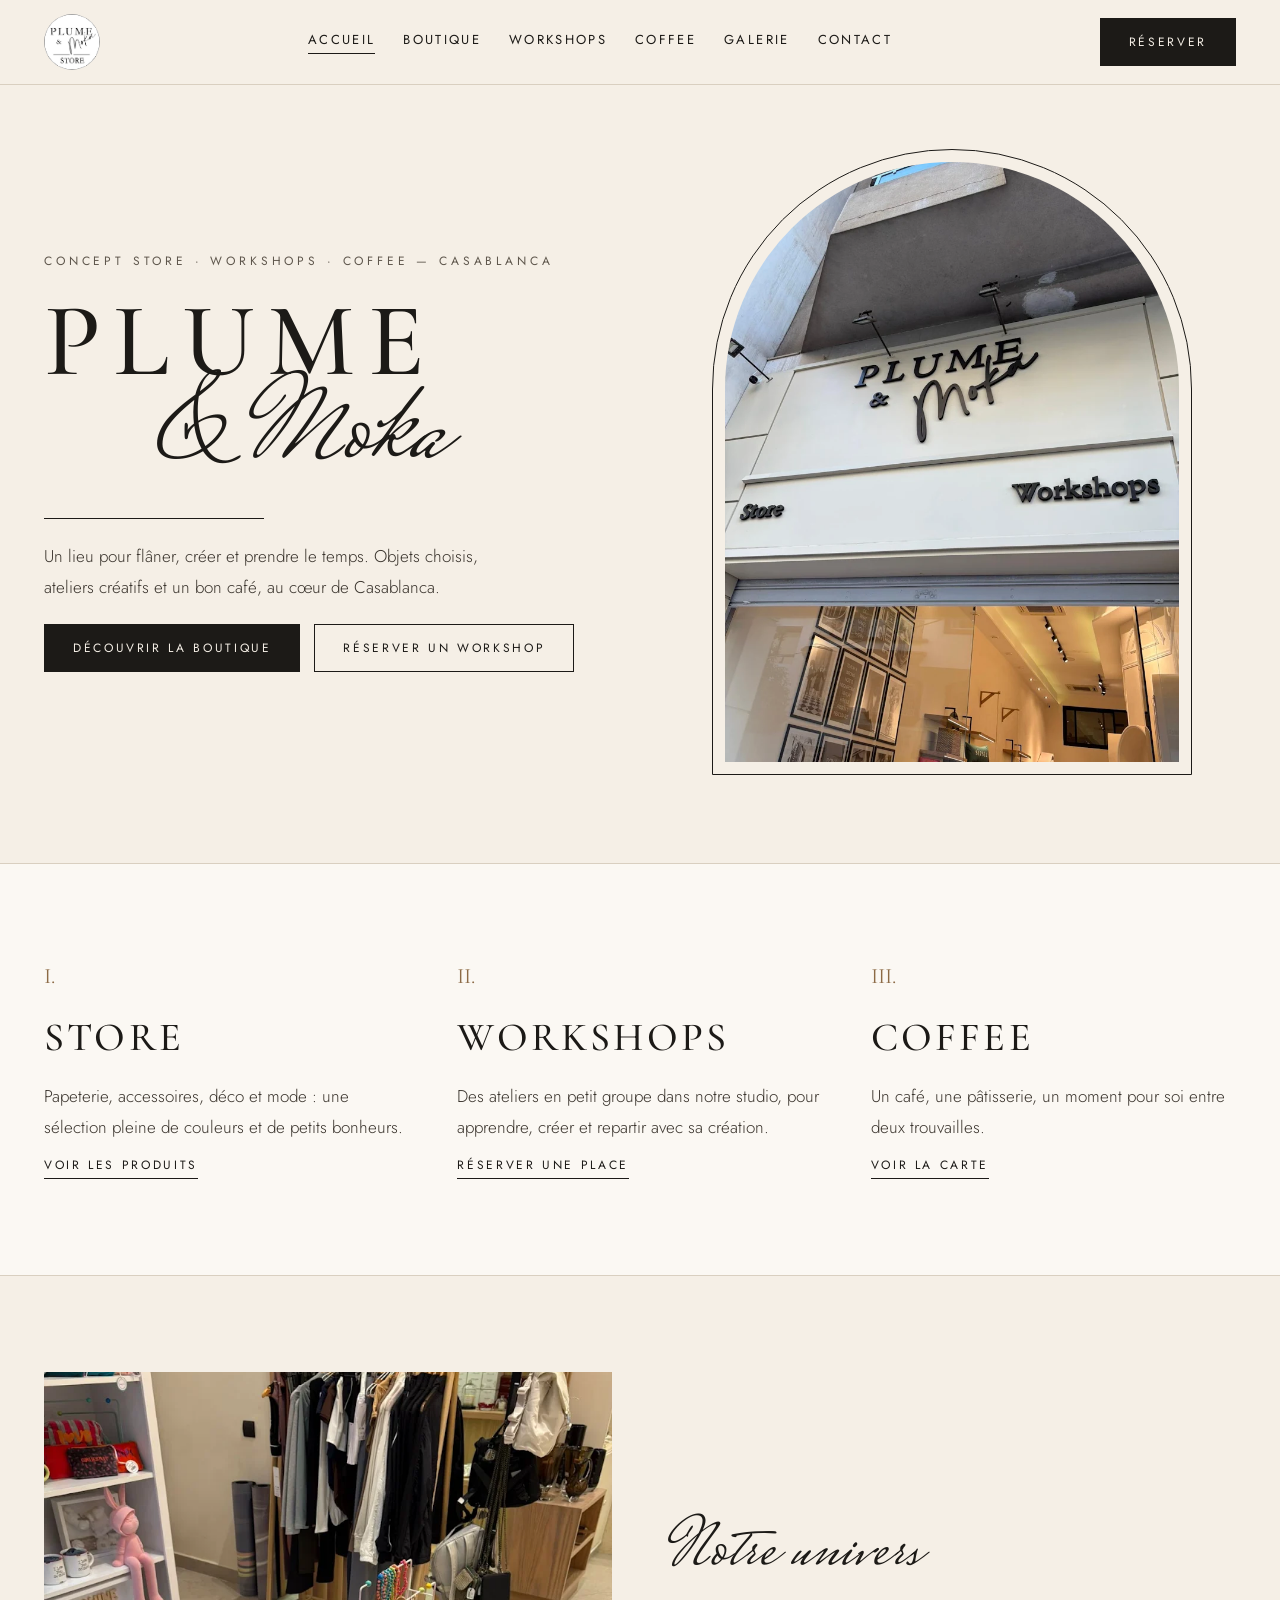
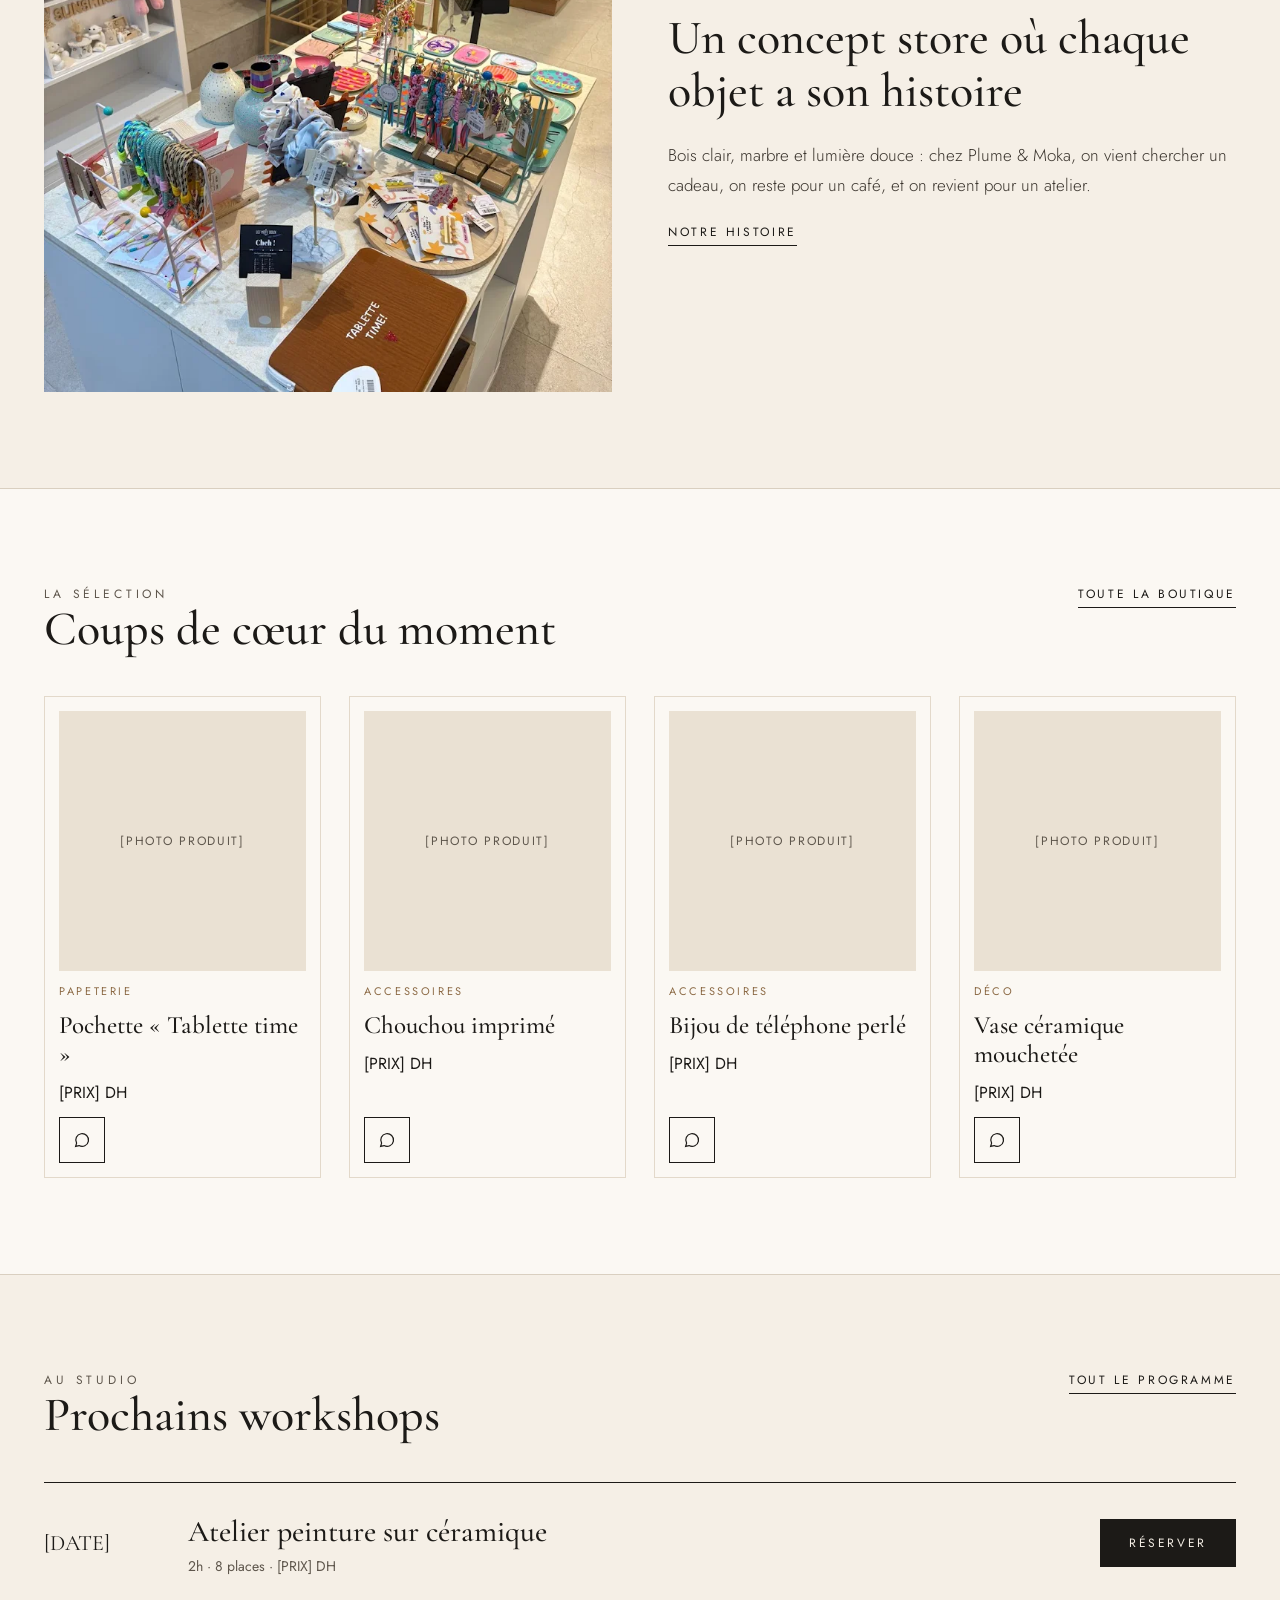
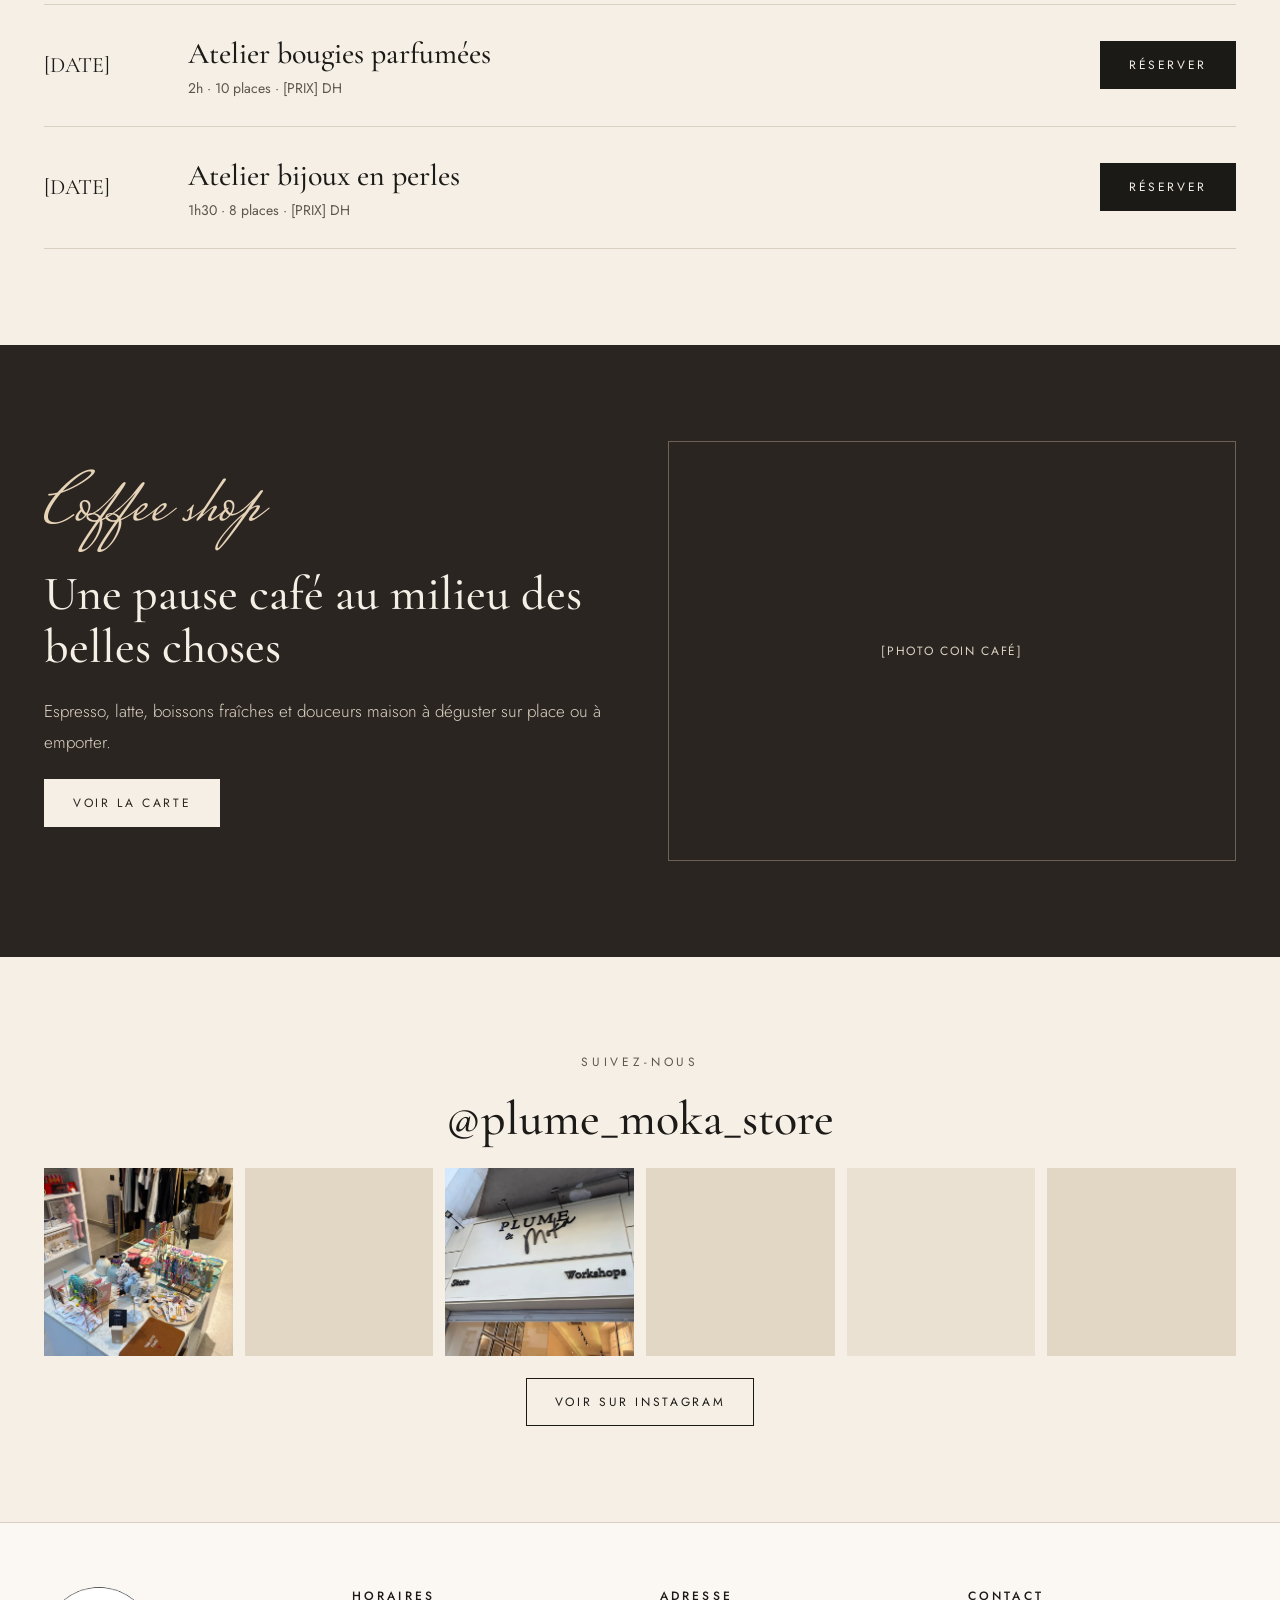
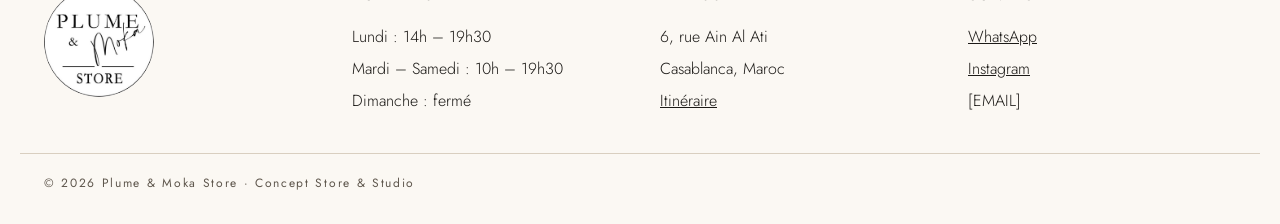
<file: index.html>
<!doctype html>
<html lang="fr">
<head>
<meta charset="utf-8">
<meta name="viewport" content="width=device-width, initial-scale=1">
<title>Plume &amp; Moka — Concept Store, Workshops &amp; Coffee à Casablanca</title>
<meta name="description" content="Concept store, studio de workshops et coffee shop au 6, rue Ain Al Ati à Casablanca.">
<link rel="icon" href="assets/logo.jpg">
<link rel="preconnect" href="https://fonts.googleapis.com">
<link rel="preconnect" href="https://fonts.gstatic.com" crossorigin>
<link href="https://fonts.googleapis.com/css2?family=Cormorant+Garamond:ital,wght@0,400;0,500;0,600;1,400&amp;family=Jost:wght@300;400;500&amp;family=Mrs+Saint+Delafield&amp;display=swap" rel="stylesheet">
<link rel="stylesheet" href="style.css">
<script src="main.js" defer></script>
</head>
<body>

<header class="header">
<div class="wrap">
<a class="logo" href="index.html"><img src="assets/logo.jpg" alt="Plume &amp; Moka Store"></a>
<nav class="nav" id="nav" aria-label="Navigation principale">
<a href="index.html" aria-current="page">Accueil</a>
<a href="boutique.html">Boutique</a>
<a href="workshops.html">Workshops</a>
<a href="coffee.html">Coffee</a>
<a href="galerie.html">Galerie</a>
<a href="contact.html">Contact</a>
</nav>
<a class="btn btn-dark" href="workshops.html">Réserver</a>
<button class="burger" type="button" aria-label="Menu" aria-expanded="false" aria-controls="nav"><svg width="22" height="22" viewBox="0 0 24 24" fill="none" stroke="currentColor" stroke-width="1.6" aria-hidden="true"><path d="M3 7h18M3 12h18M3 17h18"></path></svg></button>
</div>
</header>

<main>
<section class="wrap hero split">
<div class="stack">
<div class="eyebrow">Concept Store · Workshops · Coffee — Casablanca</div>
<h1>PLUME<span>&amp; Moka</span></h1>
<div class="rule" style="width:220px"></div>
<p class="lead" style="max-width:480px">Un lieu pour flâner, créer et prendre le temps. Objets choisis, ateliers créatifs et un bon café, au cœur de Casablanca.</p>
<div style="display:flex;flex-wrap:wrap;gap:14px">
<a class="btn btn-dark" href="boutique.html">Découvrir la boutique</a>
<a class="btn" href="workshops.html">Réserver un workshop</a>
</div>
</div>
<div><div class="arch"><img src="assets/facade.webp" alt="Façade de Plume &amp; Moka"></div></div>
</section>

<section class="band">
<div class="wrap section grid g3">
<a class="pillar" href="boutique.html"><span class="num">I.</span><h2>STORE</h2><p class="lead">Papeterie, accessoires, déco et mode : une sélection pleine de couleurs et de petits bonheurs.</p><span class="link">Voir les produits</span></a>
<a class="pillar" href="workshops.html"><span class="num">II.</span><h2>WORKSHOPS</h2><p class="lead">Des ateliers en petit groupe dans notre studio, pour apprendre, créer et repartir avec sa création.</p><span class="link">Réserver une place</span></a>
<a class="pillar" href="coffee.html"><span class="num">III.</span><h2>COFFEE</h2><p class="lead">Un café, une pâtisserie, un moment pour soi entre deux trouvailles.</p><span class="link">Voir la carte</span></a>
</div>
</section>

<section class="wrap section split" style="flex-wrap:wrap-reverse">
<div><img src="assets/interieur.webp" alt="Intérieur de la boutique" style="width:100%;height:clamp(360px,55vw,620px);object-fit:cover"></div>
<div class="stack">
<div class="script">Notre univers</div>
<h2 class="title">Un concept store où chaque objet a son histoire</h2>
<p class="lead">Bois clair, marbre et lumière douce : chez Plume &amp; Moka, on vient chercher un cadeau, on reste pour un café, et on revient pour un atelier.</p>
<a class="link" href="contact.html">Notre histoire</a>
</div>
</section>

<section class="band">
<div class="wrap section">
<div class="row-head">
<div><div class="eyebrow">La sélection</div><h2 class="title">Coups de cœur du moment</h2></div>
<a class="link" href="boutique.html">Toute la boutique</a>
</div>
<div class="grid cards" id="picks"></div>
</div>
</section>

<section class="wrap section">
<div class="row-head">
<div><div class="eyebrow">Au studio</div><h2 class="title">Prochains workshops</h2></div>
<a class="link" href="workshops.html">Tout le programme</a>
</div>
<div class="wlist">
<div class="witem"><span class="d">[DATE]</span><div class="t"><h3>Atelier peinture sur céramique</h3><span class="m">2h · 8 places · [PRIX] DH</span></div><a class="btn btn-dark" href="workshops.html">Réserver</a></div>
<div class="witem"><span class="d">[DATE]</span><div class="t"><h3>Atelier bougies parfumées</h3><span class="m">2h · 10 places · [PRIX] DH</span></div><a class="btn btn-dark" href="workshops.html">Réserver</a></div>
<div class="witem"><span class="d">[DATE]</span><div class="t"><h3>Atelier bijoux en perles</h3><span class="m">1h30 · 8 places · [PRIX] DH</span></div><a class="btn btn-dark" href="workshops.html">Réserver</a></div>
</div>
</section>

<section class="dark">
<div class="wrap section split">
<div class="stack">
<div class="script" style="color:var(--gold)">Coffee shop</div>
<h2 class="title">Une pause café au milieu des belles choses</h2>
<p class="lead">Espresso, latte, boissons fraîches et douceurs maison à déguster sur place ou à emporter.</p>
<a class="btn btn-light" href="coffee.html" style="align-self:flex-start">Voir la carte</a>
</div>
<div class="ph" style="height:420px">[Photo coin café]</div>
</div>
</section>

<section class="wrap section stack" style="align-items:center;text-align:center">
<div class="eyebrow">Suivez-nous</div>
<h2 class="title">@plume_moka_store</h2>
<div class="insta">
<img src="assets/interieur.webp" alt="Table de présentation">
<div></div>
<img src="assets/facade.webp" alt="Enseigne Plume &amp; Moka">
<div></div><div></div><div></div>
</div>
<a class="btn" href="https://www.instagram.com/plume_moka_store/" target="_blank" rel="noopener">Voir sur Instagram</a>
</section>
</main>

<footer class="footer">
<div class="wrap cols">
<div><img src="assets/logo.jpg" alt="Plume &amp; Moka Store" style="width:110px;height:110px;border-radius:50%"></div>
<div><h3>Horaires</h3><span>Lundi : 14h – 19h30</span><span>Mardi – Samedi : 10h – 19h30</span><span>Dimanche : fermé</span></div>
<div><h3>Adresse</h3><span>6, rue Ain Al Ati</span><span>Casablanca, Maroc</span><a href="contact.html">Itinéraire</a></div>
<div><h3>Contact</h3><a href="#" data-wa="Bonjour Plume &amp; Moka !">WhatsApp</a><a href="https://www.instagram.com/plume_moka_store/" target="_blank" rel="noopener">Instagram</a><span>[EMAIL]</span></div>
</div>
<div class="wrap copy">© 2026 Plume &amp; Moka Store · Concept Store &amp; Studio</div>
</footer>

</body>
</html>
</file>
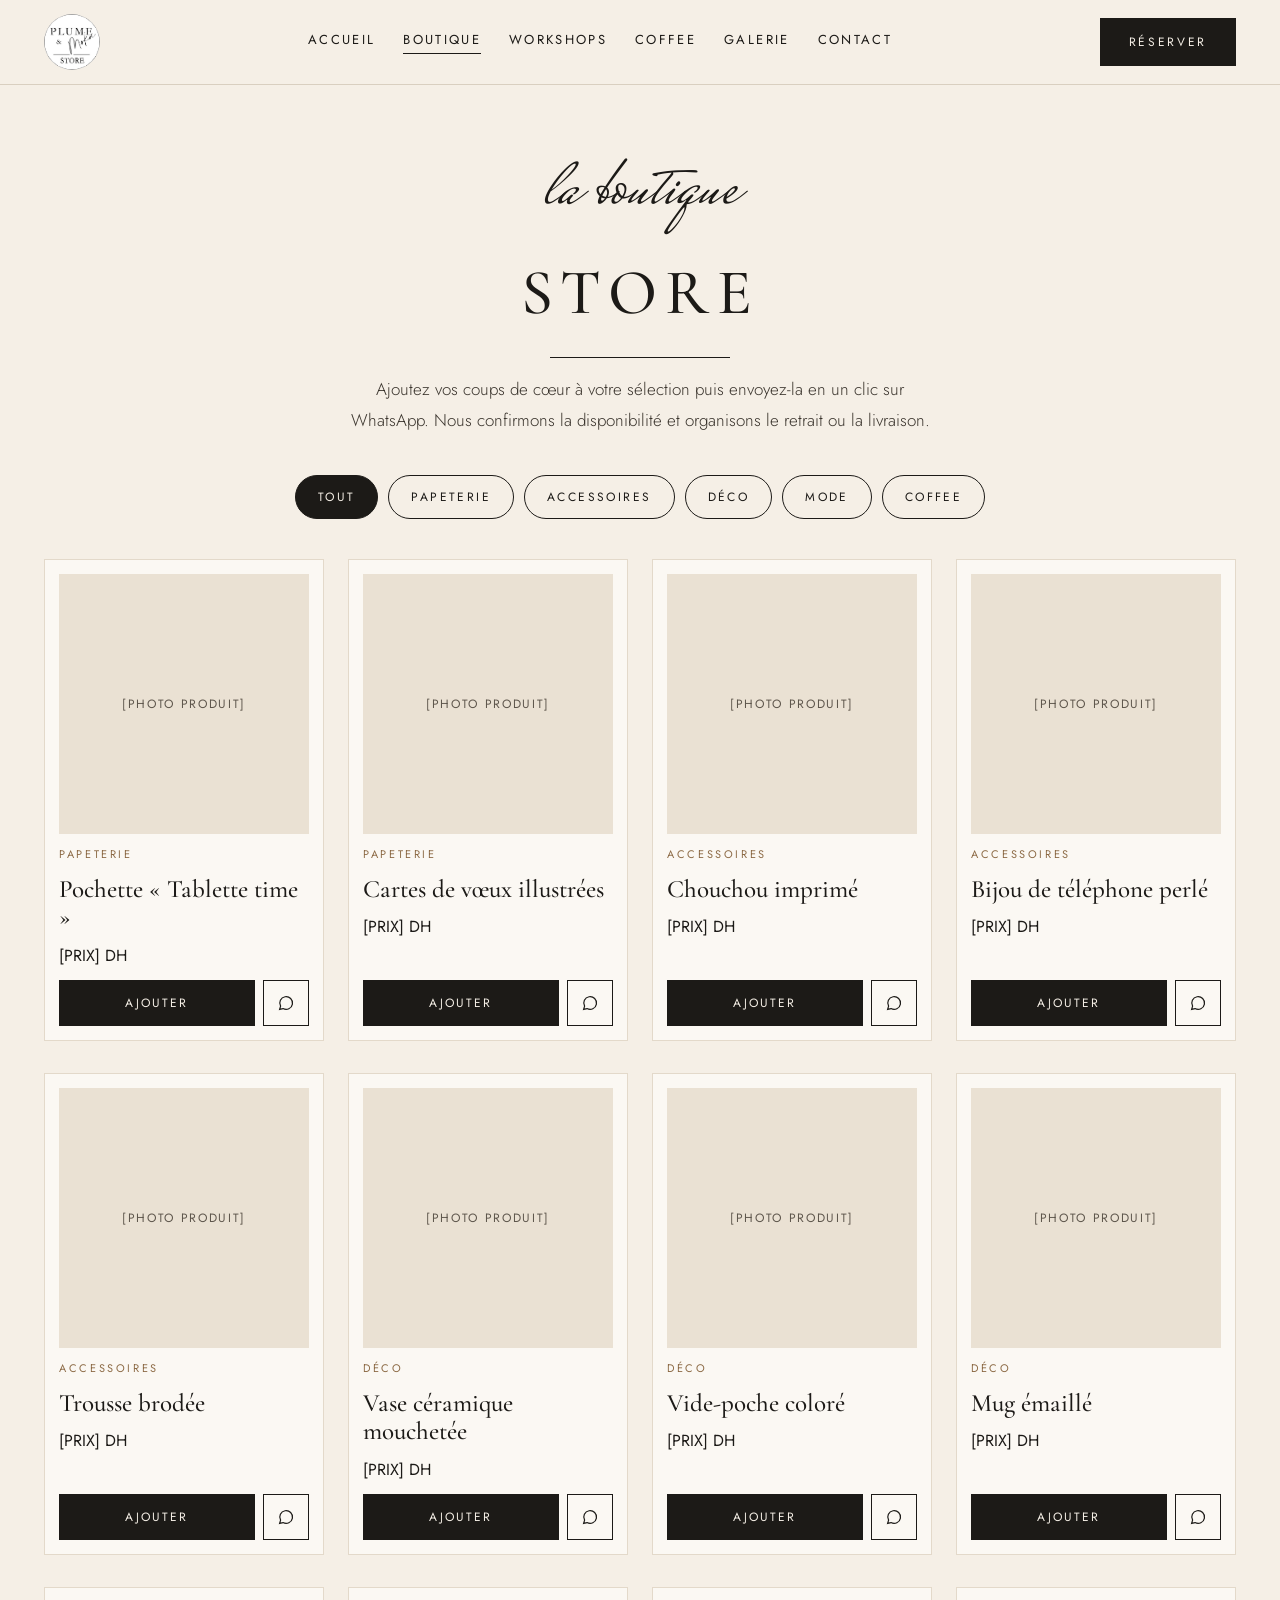
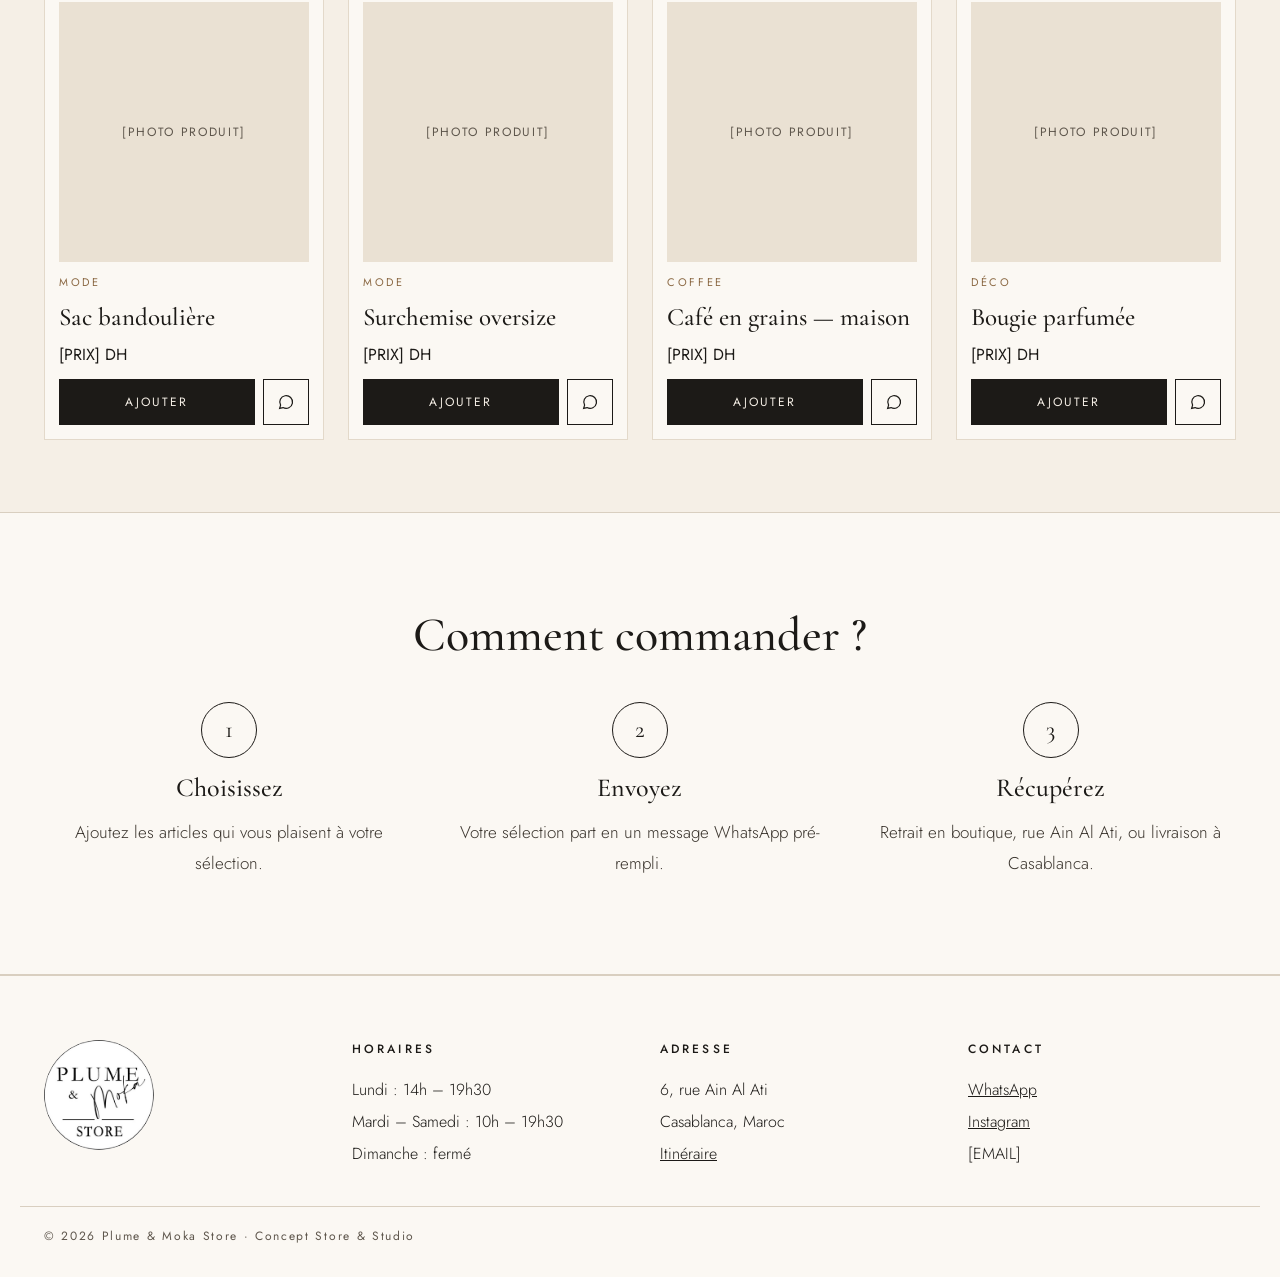
<file: boutique.html>
<!doctype html>
<html lang="fr">
<head>
<meta charset="utf-8">
<meta name="viewport" content="width=device-width, initial-scale=1">
<title>Boutique — Plume &amp; Moka</title>
<meta name="description" content="La sélection du concept store Plume &amp; Moka à Casablanca, à commander sur WhatsApp.">
<link rel="icon" href="assets/logo.jpg">
<link rel="preconnect" href="https://fonts.googleapis.com">
<link rel="preconnect" href="https://fonts.gstatic.com" crossorigin>
<link href="https://fonts.googleapis.com/css2?family=Cormorant+Garamond:ital,wght@0,400;0,500;0,600;1,400&amp;family=Jost:wght@300;400;500&amp;family=Mrs+Saint+Delafield&amp;display=swap" rel="stylesheet">
<link rel="stylesheet" href="style.css">
<script src="main.js" defer></script>
</head>
<body>

<header class="header">
<div class="wrap">
<a class="logo" href="index.html"><img src="assets/logo.jpg" alt="Plume &amp; Moka Store"></a>
<nav class="nav" id="nav" aria-label="Navigation principale">
<a href="index.html">Accueil</a>
<a href="boutique.html" aria-current="page">Boutique</a>
<a href="workshops.html">Workshops</a>
<a href="coffee.html">Coffee</a>
<a href="galerie.html">Galerie</a>
<a href="contact.html">Contact</a>
</nav>
<a class="btn btn-dark" href="workshops.html">Réserver</a>
<button class="burger" type="button" aria-label="Menu" aria-expanded="false" aria-controls="nav"><svg width="22" height="22" viewBox="0 0 24 24" fill="none" stroke="currentColor" stroke-width="1.6" aria-hidden="true"><path d="M3 7h18M3 12h18M3 17h18"></path></svg></button>
</div>
</header>

<main>
<section class="wrap pagehead">
<div class="script">la boutique</div>
<h1 class="display">STORE</h1>
<div class="rule"></div>
<p class="lead">Ajoutez vos coups de cœur à votre sélection puis envoyez-la en un clic sur WhatsApp. Nous confirmons la disponibilité et organisons le retrait ou la livraison.</p>
</section>

<section class="wrap">
<div class="filters" id="filters" role="group" aria-label="Catégories">
<button type="button" class="pill on" data-cat="Tout" aria-pressed="true">Tout</button>
<button type="button" class="pill" data-cat="Papeterie" aria-pressed="false">Papeterie</button>
<button type="button" class="pill" data-cat="Accessoires" aria-pressed="false">Accessoires</button>
<button type="button" class="pill" data-cat="Déco" aria-pressed="false">Déco</button>
<button type="button" class="pill" data-cat="Mode" aria-pressed="false">Mode</button>
<button type="button" class="pill" data-cat="Coffee" aria-pressed="false">Coffee</button>
</div>
</section>

<section class="wrap" style="padding-top:40px;padding-bottom:72px">
<div class="grid cards" id="products" style="gap:32px 24px"></div>
</section>

<section class="band">
<div class="wrap section">
<h2 class="title" style="text-align:center;margin-bottom:40px">Comment commander ?</h2>
<div class="steps">
<div class="step"><span class="n">1</span><h3>Choisissez</h3><p class="lead">Ajoutez les articles qui vous plaisent à votre sélection.</p></div>
<div class="step"><span class="n">2</span><h3>Envoyez</h3><p class="lead">Votre sélection part en un message WhatsApp pré-rempli.</p></div>
<div class="step"><span class="n">3</span><h3>Récupérez</h3><p class="lead">Retrait en boutique, rue Ain Al Ati, ou livraison à Casablanca.</p></div>
</div>
</div>
</section>
</main>

<div class="selbar" id="selbar">
<div class="wrap">
<span style="font-weight:300">Ma sélection : <strong id="selcount" style="font-weight:500">0 article</strong></span>
<a class="btn btn-light" id="selsend" href="#" target="_blank" rel="noopener">Envoyer sur WhatsApp</a>
</div>
</div>

<footer class="footer">
<div class="wrap cols">
<div><img src="assets/logo.jpg" alt="Plume &amp; Moka Store" style="width:110px;height:110px;border-radius:50%"></div>
<div><h3>Horaires</h3><span>Lundi : 14h – 19h30</span><span>Mardi – Samedi : 10h – 19h30</span><span>Dimanche : fermé</span></div>
<div><h3>Adresse</h3><span>6, rue Ain Al Ati</span><span>Casablanca, Maroc</span><a href="contact.html">Itinéraire</a></div>
<div><h3>Contact</h3><a href="#" data-wa="Bonjour Plume &amp; Moka !">WhatsApp</a><a href="https://www.instagram.com/plume_moka_store/" target="_blank" rel="noopener">Instagram</a><span>[EMAIL]</span></div>
</div>
<div class="wrap copy">© 2026 Plume &amp; Moka Store · Concept Store &amp; Studio</div>
</footer>

</body>
</html>
</file>
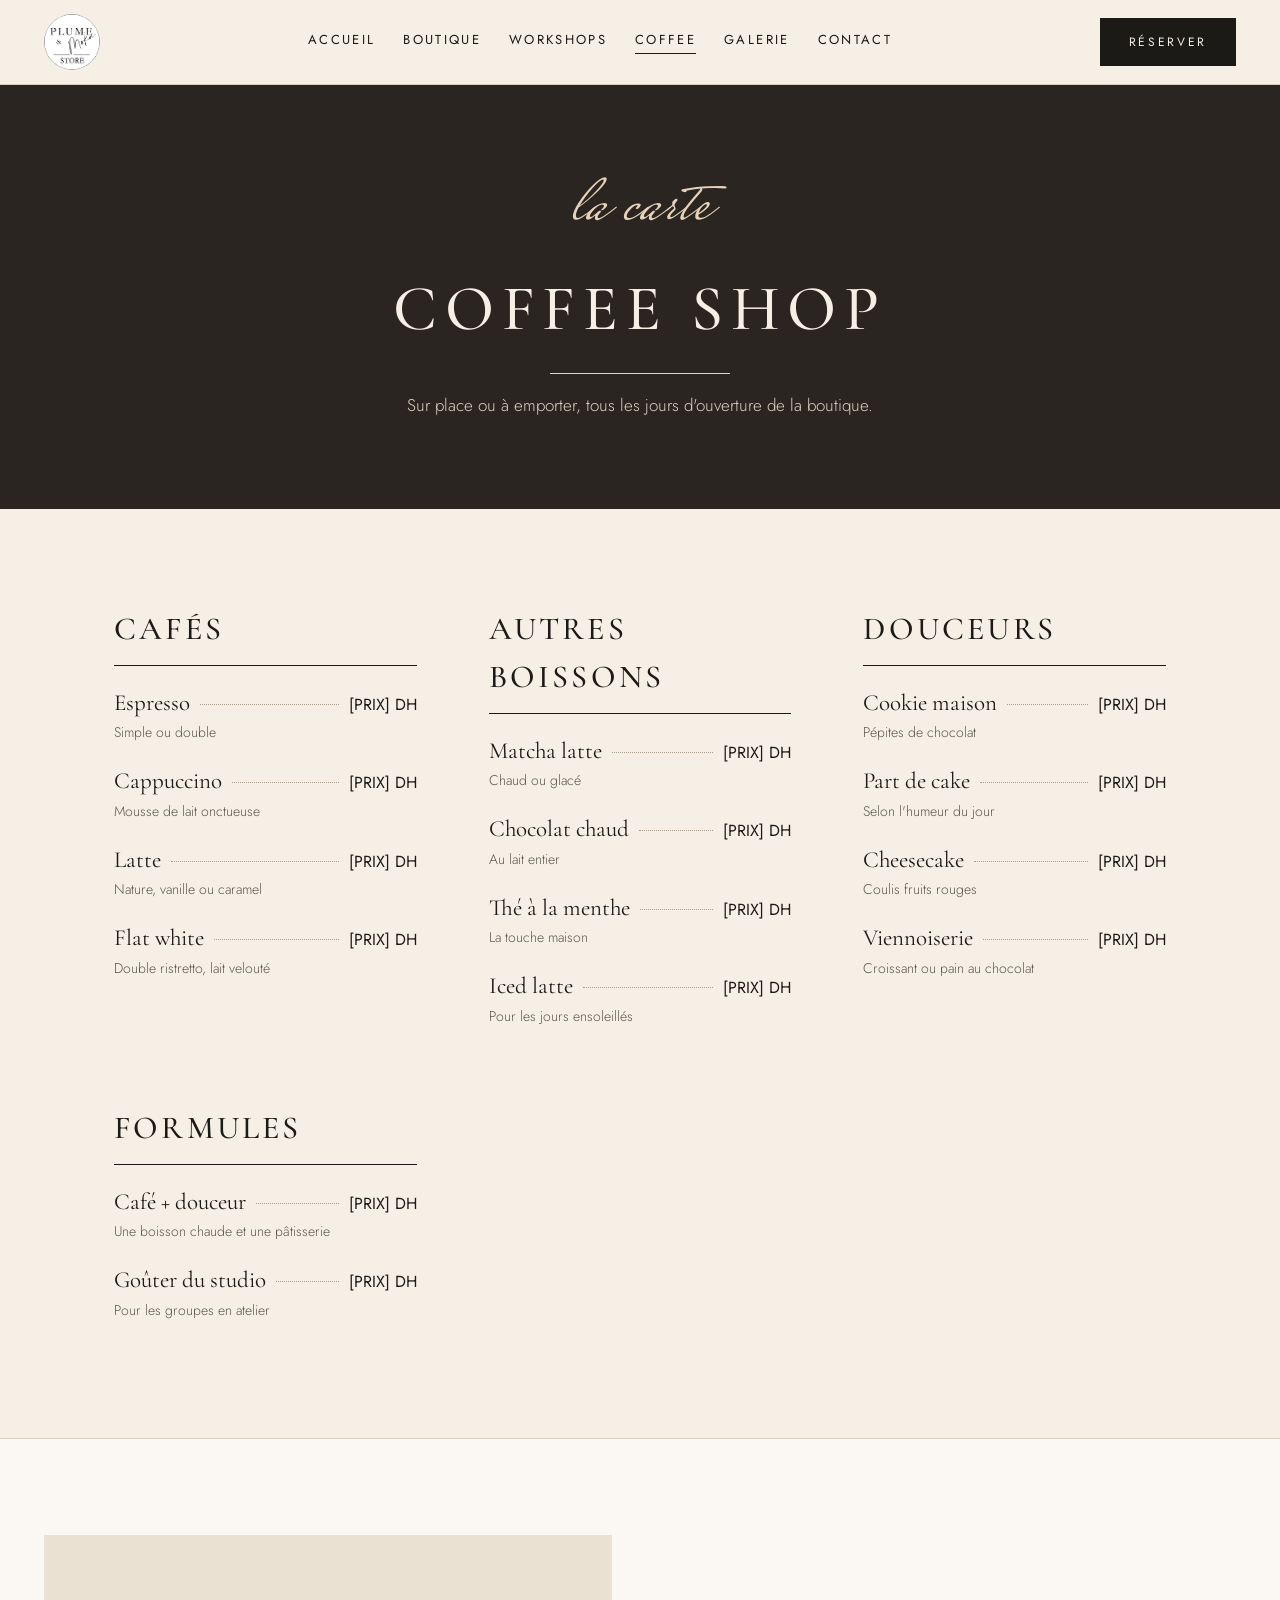
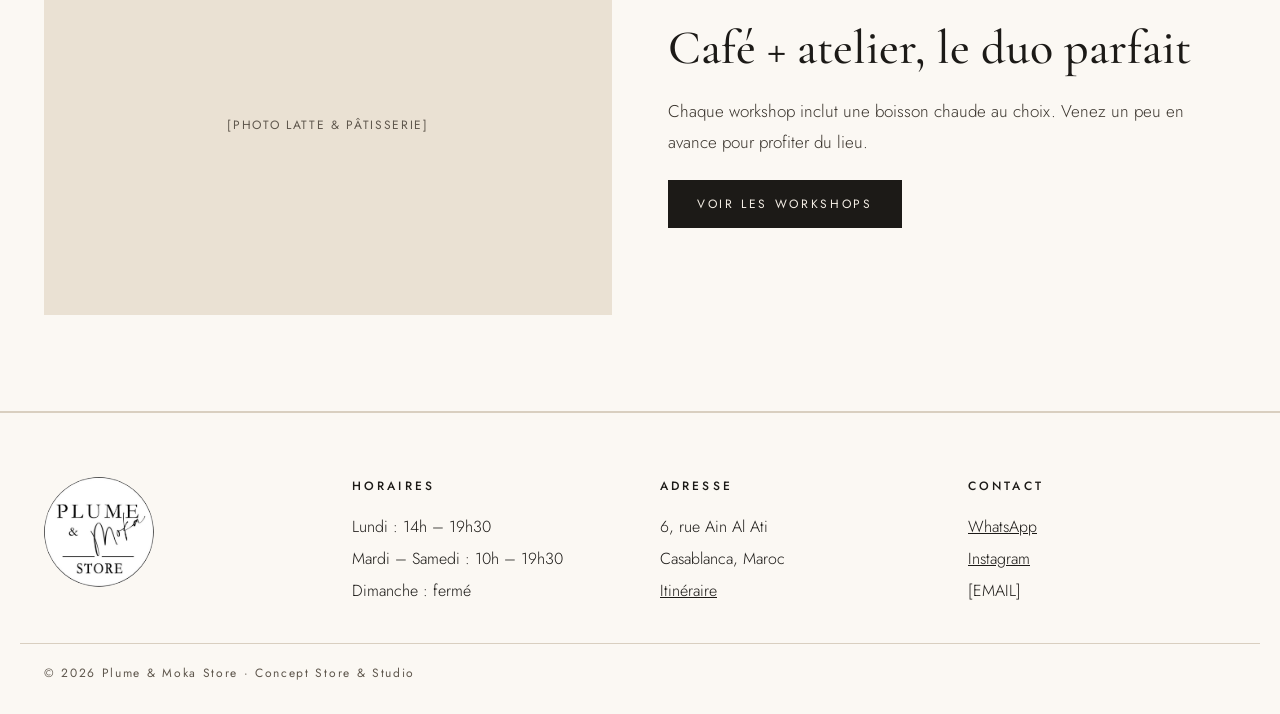
<file: coffee.html>
<!doctype html>
<html lang="fr">
<head>
<meta charset="utf-8">
<meta name="viewport" content="width=device-width, initial-scale=1">
<title>Coffee shop — Plume &amp; Moka</title>
<meta name="description" content="La carte du coffee shop Plume &amp; Moka à Casablanca.">
<link rel="icon" href="assets/logo.jpg">
<link rel="preconnect" href="https://fonts.googleapis.com">
<link rel="preconnect" href="https://fonts.gstatic.com" crossorigin>
<link href="https://fonts.googleapis.com/css2?family=Cormorant+Garamond:ital,wght@0,400;0,500;0,600;1,400&amp;family=Jost:wght@300;400;500&amp;family=Mrs+Saint+Delafield&amp;display=swap" rel="stylesheet">
<link rel="stylesheet" href="style.css">
<script src="main.js" defer></script>
</head>
<body>

<header class="header">
<div class="wrap">
<a class="logo" href="index.html"><img src="assets/logo.jpg" alt="Plume &amp; Moka Store"></a>
<nav class="nav" id="nav" aria-label="Navigation principale">
<a href="index.html">Accueil</a>
<a href="boutique.html">Boutique</a>
<a href="workshops.html">Workshops</a>
<a href="coffee.html" aria-current="page">Coffee</a>
<a href="galerie.html">Galerie</a>
<a href="contact.html">Contact</a>
</nav>
<a class="btn btn-dark" href="workshops.html">Réserver</a>
<button class="burger" type="button" aria-label="Menu" aria-expanded="false" aria-controls="nav"><svg width="22" height="22" viewBox="0 0 24 24" fill="none" stroke="currentColor" stroke-width="1.6" aria-hidden="true"><path d="M3 7h18M3 12h18M3 17h18"></path></svg></button>
</div>
</header>

<main>
<section class="dark">
<div class="wrap pagehead" style="padding-bottom:88px;padding-top:88px">
<div class="script" style="color:var(--gold)">la carte</div>
<h1 class="display">COFFEE SHOP</h1>
<div class="rule"></div>
<p class="lead">Sur place ou à emporter, tous les jours d'ouverture de la boutique.</p>
</div>
</section>

<section class="wrap section menu">
<div>
<h2>Cafés</h2>
<div class="mi"><div class="l"><span class="n">Espresso</span><span class="dots"></span><span>[PRIX] DH</span></div><span class="note">Simple ou double</span></div>
<div class="mi"><div class="l"><span class="n">Cappuccino</span><span class="dots"></span><span>[PRIX] DH</span></div><span class="note">Mousse de lait onctueuse</span></div>
<div class="mi"><div class="l"><span class="n">Latte</span><span class="dots"></span><span>[PRIX] DH</span></div><span class="note">Nature, vanille ou caramel</span></div>
<div class="mi"><div class="l"><span class="n">Flat white</span><span class="dots"></span><span>[PRIX] DH</span></div><span class="note">Double ristretto, lait velouté</span></div>
</div>
<div>
<h2>Autres boissons</h2>
<div class="mi"><div class="l"><span class="n">Matcha latte</span><span class="dots"></span><span>[PRIX] DH</span></div><span class="note">Chaud ou glacé</span></div>
<div class="mi"><div class="l"><span class="n">Chocolat chaud</span><span class="dots"></span><span>[PRIX] DH</span></div><span class="note">Au lait entier</span></div>
<div class="mi"><div class="l"><span class="n">Thé à la menthe</span><span class="dots"></span><span>[PRIX] DH</span></div><span class="note">La touche maison</span></div>
<div class="mi"><div class="l"><span class="n">Iced latte</span><span class="dots"></span><span>[PRIX] DH</span></div><span class="note">Pour les jours ensoleillés</span></div>
</div>
<div>
<h2>Douceurs</h2>
<div class="mi"><div class="l"><span class="n">Cookie maison</span><span class="dots"></span><span>[PRIX] DH</span></div><span class="note">Pépites de chocolat</span></div>
<div class="mi"><div class="l"><span class="n">Part de cake</span><span class="dots"></span><span>[PRIX] DH</span></div><span class="note">Selon l'humeur du jour</span></div>
<div class="mi"><div class="l"><span class="n">Cheesecake</span><span class="dots"></span><span>[PRIX] DH</span></div><span class="note">Coulis fruits rouges</span></div>
<div class="mi"><div class="l"><span class="n">Viennoiserie</span><span class="dots"></span><span>[PRIX] DH</span></div><span class="note">Croissant ou pain au chocolat</span></div>
</div>
<div>
<h2>Formules</h2>
<div class="mi"><div class="l"><span class="n">Café + douceur</span><span class="dots"></span><span>[PRIX] DH</span></div><span class="note">Une boisson chaude et une pâtisserie</span></div>
<div class="mi"><div class="l"><span class="n">Goûter du studio</span><span class="dots"></span><span>[PRIX] DH</span></div><span class="note">Pour les groupes en atelier</span></div>
</div>
</section>

<section class="band">
<div class="wrap section split">
<div class="ph" style="height:380px">[Photo latte &amp; pâtisserie]</div>
<div class="stack">
<h2 class="title">Café + atelier, le duo parfait</h2>
<p class="lead">Chaque workshop inclut une boisson chaude au choix. Venez un peu en avance pour profiter du lieu.</p>
<a class="btn btn-dark" href="workshops.html" style="align-self:flex-start">Voir les workshops</a>
</div>
</div>
</section>
</main>

<footer class="footer">
<div class="wrap cols">
<div><img src="assets/logo.jpg" alt="Plume &amp; Moka Store" style="width:110px;height:110px;border-radius:50%"></div>
<div><h3>Horaires</h3><span>Lundi : 14h – 19h30</span><span>Mardi – Samedi : 10h – 19h30</span><span>Dimanche : fermé</span></div>
<div><h3>Adresse</h3><span>6, rue Ain Al Ati</span><span>Casablanca, Maroc</span><a href="contact.html">Itinéraire</a></div>
<div><h3>Contact</h3><a href="#" data-wa="Bonjour Plume &amp; Moka !">WhatsApp</a><a href="https://www.instagram.com/plume_moka_store/" target="_blank" rel="noopener">Instagram</a><span>[EMAIL]</span></div>
</div>
<div class="wrap copy">© 2026 Plume &amp; Moka Store · Concept Store &amp; Studio</div>
</footer>

</body>
</html>
</file>
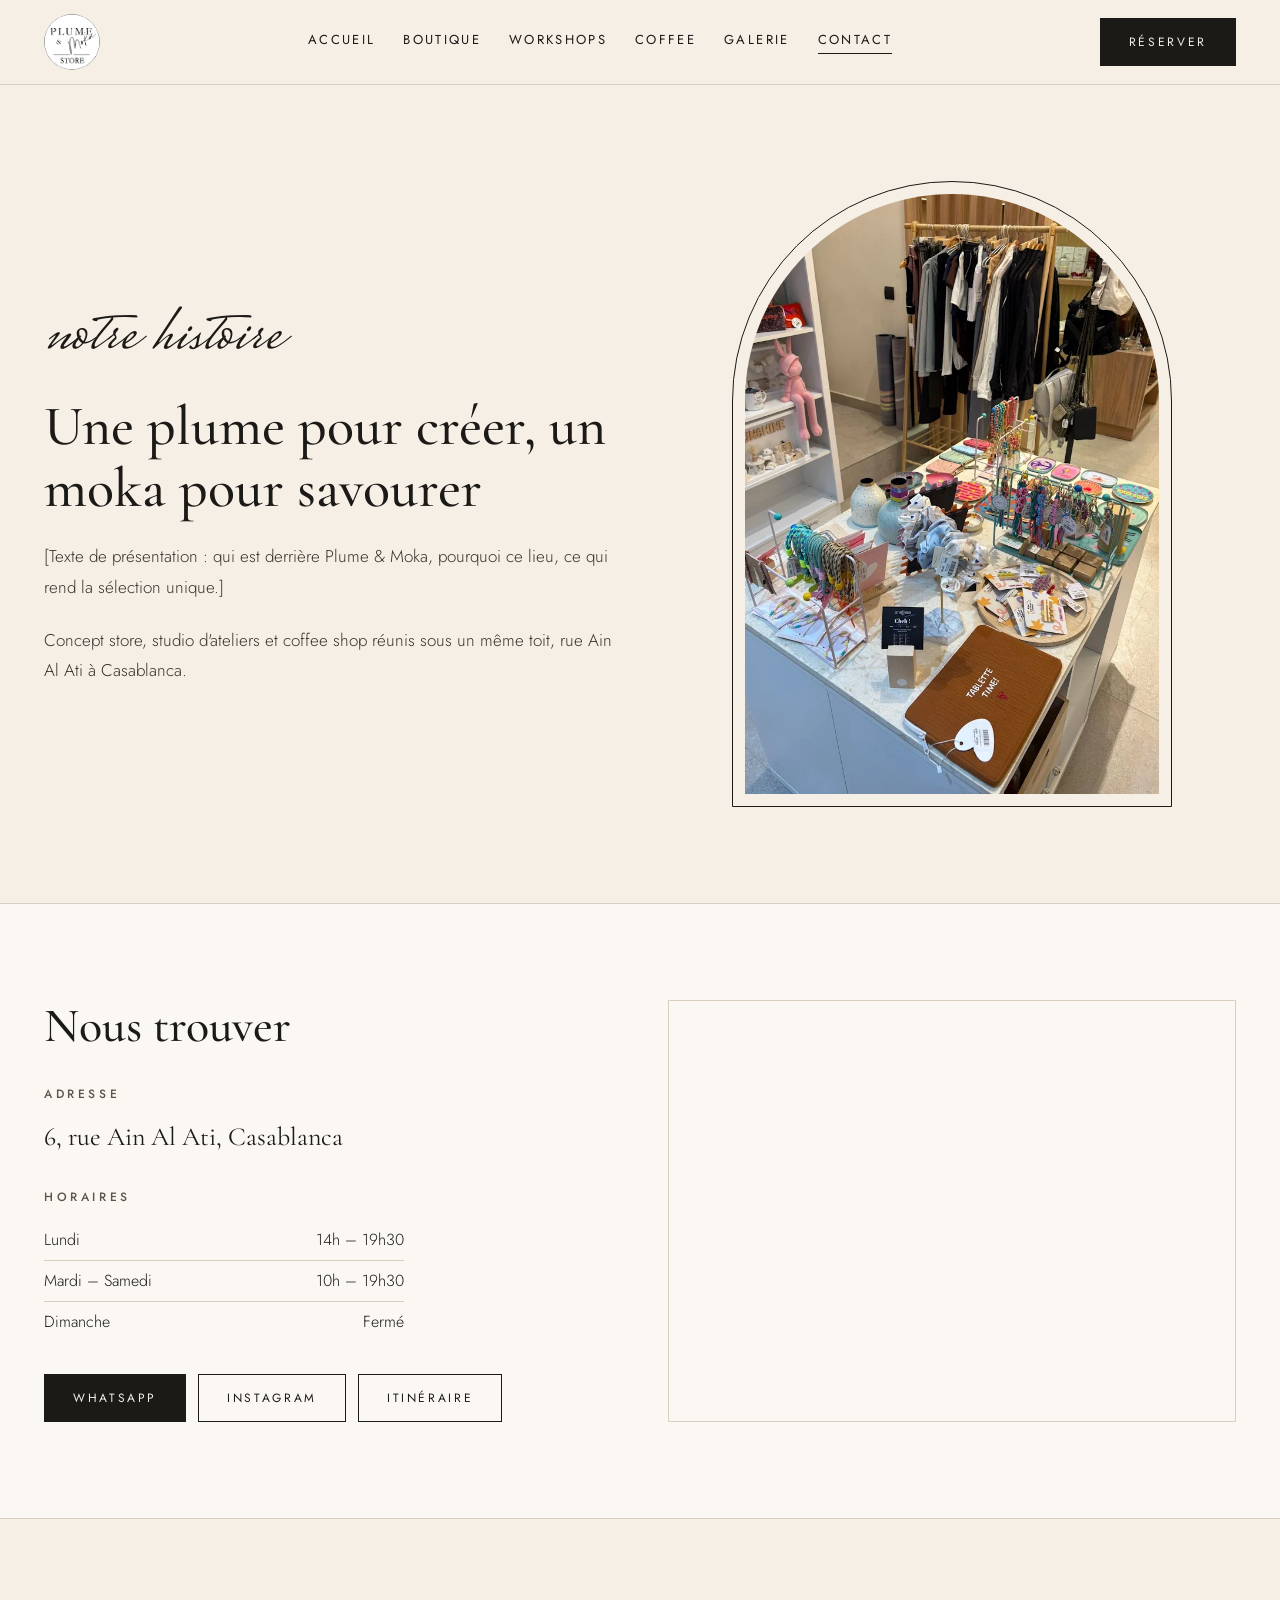
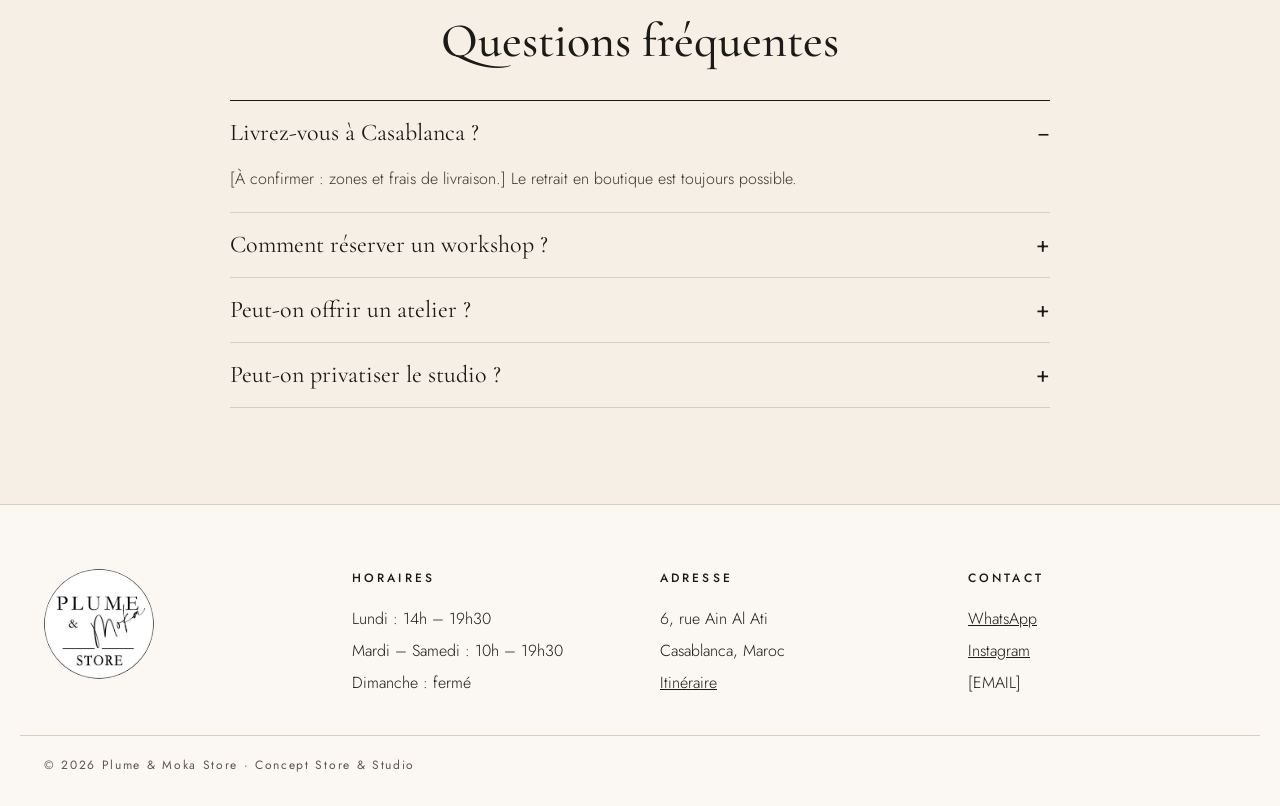
<file: contact.html>
<!doctype html>
<html lang="fr">
<head>
<meta charset="utf-8">
<meta name="viewport" content="width=device-width, initial-scale=1">
<title>À propos &amp; contact — Plume &amp; Moka</title>
<meta name="description" content="Plume &amp; Moka, 6 rue Ain Al Ati, Casablanca : horaires, itinéraire et contact.">
<link rel="icon" href="assets/logo.jpg">
<link rel="preconnect" href="https://fonts.googleapis.com">
<link rel="preconnect" href="https://fonts.gstatic.com" crossorigin>
<link href="https://fonts.googleapis.com/css2?family=Cormorant+Garamond:ital,wght@0,400;0,500;0,600;1,400&amp;family=Jost:wght@300;400;500&amp;family=Mrs+Saint+Delafield&amp;display=swap" rel="stylesheet">
<link rel="stylesheet" href="style.css">
<script src="main.js" defer></script>
</head>
<body>

<header class="header">
<div class="wrap">
<a class="logo" href="index.html"><img src="assets/logo.jpg" alt="Plume &amp; Moka Store"></a>
<nav class="nav" id="nav" aria-label="Navigation principale">
<a href="index.html">Accueil</a>
<a href="boutique.html">Boutique</a>
<a href="workshops.html">Workshops</a>
<a href="coffee.html">Coffee</a>
<a href="galerie.html">Galerie</a>
<a href="contact.html" aria-current="page">Contact</a>
</nav>
<a class="btn btn-dark" href="workshops.html">Réserver</a>
<button class="burger" type="button" aria-label="Menu" aria-expanded="false" aria-controls="nav"><svg width="22" height="22" viewBox="0 0 24 24" fill="none" stroke="currentColor" stroke-width="1.6" aria-hidden="true"><path d="M3 7h18M3 12h18M3 17h18"></path></svg></button>
</div>
</header>

<main>
<section class="wrap section split">
<div class="stack">
<div class="script">notre histoire</div>
<h1 class="title" style="font-size:clamp(38px,6vw,56px)">Une plume pour créer, un moka pour savourer</h1>
<p class="lead">[Texte de présentation : qui est derrière Plume &amp; Moka, pourquoi ce lieu, ce qui rend la sélection unique.]</p>
<p class="lead">Concept store, studio d'ateliers et coffee shop réunis sous un même toit, rue Ain Al Ati à Casablanca.</p>
</div>
<div><div class="arch" style="max-width:440px"><img src="assets/interieur.webp" alt="Intérieur de Plume &amp; Moka"></div></div>
</section>

<section class="band">
<div class="wrap section split" style="align-items:stretch">
<div class="stack" style="gap:32px">
<h2 class="title">Nous trouver</h2>
<div>
<h3 class="label">Adresse</h3>
<p style="font-family:var(--serif);font-size:26px">6, rue Ain Al Ati, Casablanca</p>
</div>
<div>
<h3 class="label">Horaires</h3>
<div class="hours">
<div><span>Lundi</span><span>14h – 19h30</span></div>
<div><span>Mardi – Samedi</span><span>10h – 19h30</span></div>
<div style="border-bottom:0"><span>Dimanche</span><span>Fermé</span></div>
</div>
</div>
<div style="display:flex;flex-wrap:wrap;gap:12px">
<a class="btn btn-dark" href="#" data-wa="Bonjour Plume &amp; Moka !">WhatsApp</a>
<a class="btn" href="https://www.instagram.com/plume_moka_store/" target="_blank" rel="noopener">Instagram</a>
<a class="btn" href="https://www.google.com/maps/search/?api=1&amp;query=6+rue+Ain+Al+Ati+Casablanca" target="_blank" rel="noopener">Itinéraire</a>
</div>
</div>
<div style="min-height:380px;border:1px solid var(--line)">
<iframe title="Plan d'accès Plume &amp; Moka" src="https://www.google.com/maps?q=6+rue+Ain+Al+Ati+Casablanca&amp;output=embed" style="width:100%;height:100%;min-height:380px;border:0;display:block" loading="lazy" referrerpolicy="no-referrer-when-downgrade"></iframe>
</div>
</div>
</section>

<section class="wrap section">
<h2 class="title" style="text-align:center;margin-bottom:32px">Questions fréquentes</h2>
<div class="faq">
<details open><summary>Livrez-vous à Casablanca ?</summary><p>[À confirmer : zones et frais de livraison.] Le retrait en boutique est toujours possible.</p></details>
<details><summary>Comment réserver un workshop ?</summary><p>Choisissez votre atelier et votre date sur la page Workshops, puis confirmez en un message WhatsApp.</p></details>
<details><summary>Peut-on offrir un atelier ?</summary><p>[À confirmer : cartes cadeaux disponibles en boutique.]</p></details>
<details><summary>Peut-on privatiser le studio ?</summary><p>Oui, pour anniversaires, EVJF ou team building. Contactez-nous pour un devis.</p></details>
</div>
</section>
</main>

<footer class="footer">
<div class="wrap cols">
<div><img src="assets/logo.jpg" alt="Plume &amp; Moka Store" style="width:110px;height:110px;border-radius:50%"></div>
<div><h3>Horaires</h3><span>Lundi : 14h – 19h30</span><span>Mardi – Samedi : 10h – 19h30</span><span>Dimanche : fermé</span></div>
<div><h3>Adresse</h3><span>6, rue Ain Al Ati</span><span>Casablanca, Maroc</span><a href="https://www.google.com/maps/search/?api=1&amp;query=6+rue+Ain+Al+Ati+Casablanca" target="_blank" rel="noopener">Itinéraire</a></div>
<div><h3>Contact</h3><a href="#" data-wa="Bonjour Plume &amp; Moka !">WhatsApp</a><a href="https://www.instagram.com/plume_moka_store/" target="_blank" rel="noopener">Instagram</a><span>[EMAIL]</span></div>
</div>
<div class="wrap copy">© 2026 Plume &amp; Moka Store · Concept Store &amp; Studio</div>
</footer>

</body>
</html>
</file>
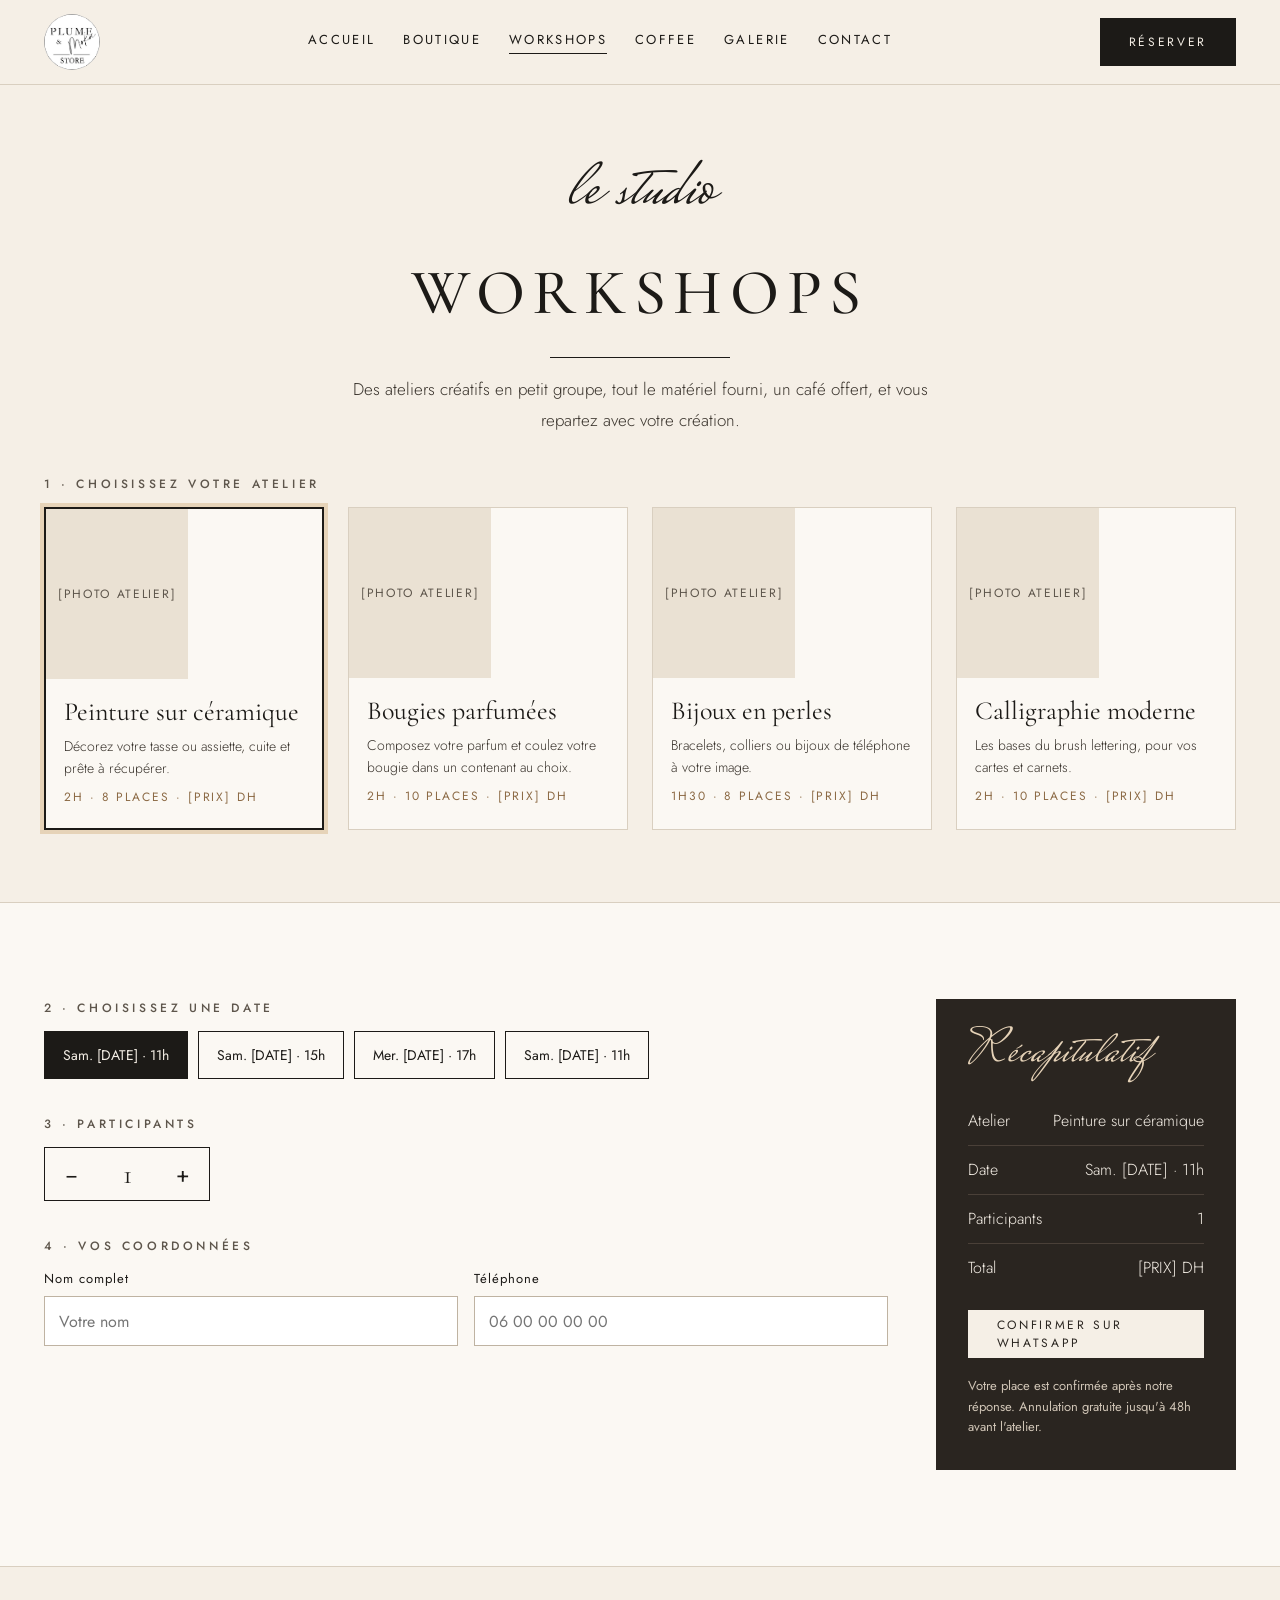
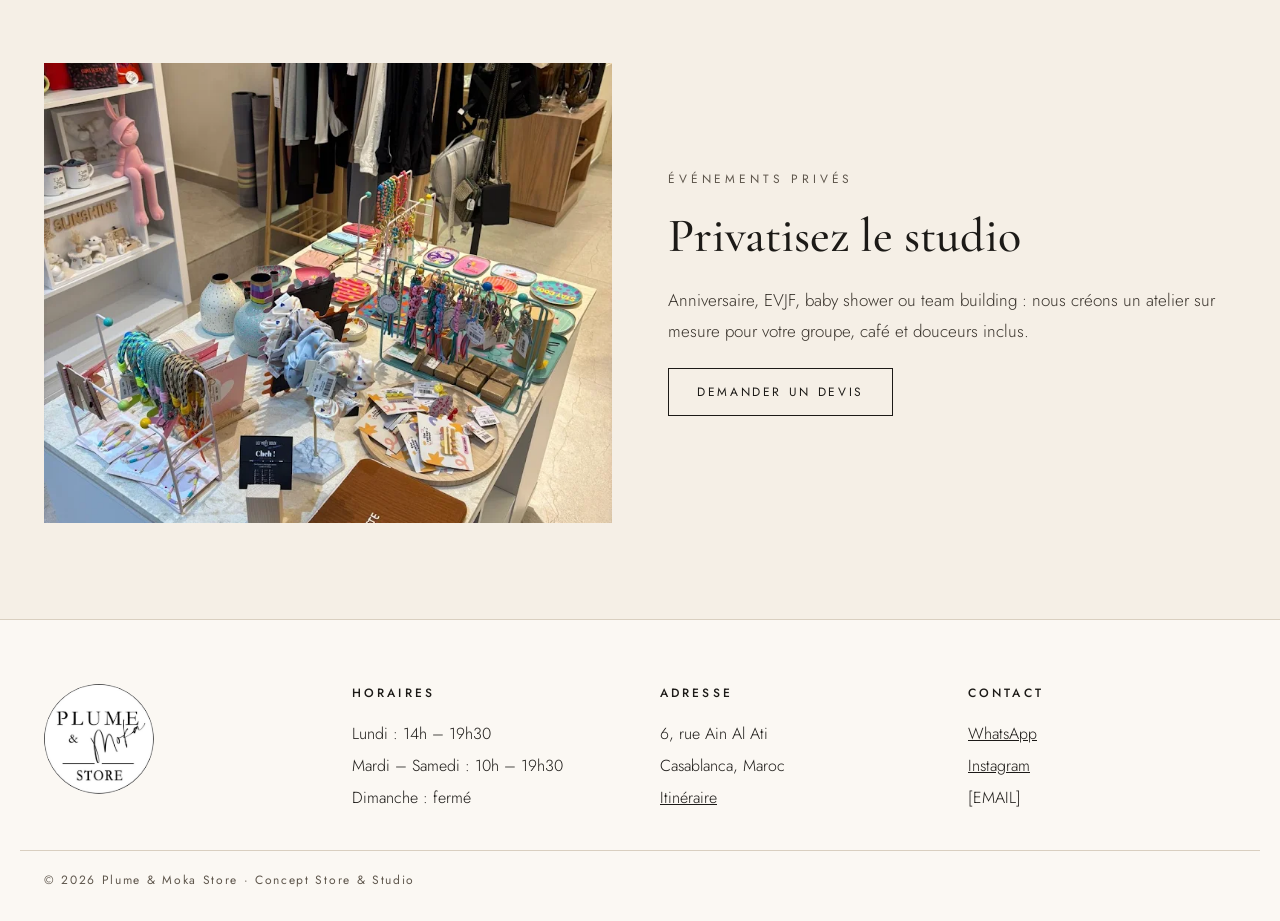
<file: workshops.html>
<!doctype html>
<html lang="fr">
<head>
<meta charset="utf-8">
<meta name="viewport" content="width=device-width, initial-scale=1">
<title>Workshops — Plume &amp; Moka</title>
<meta name="description" content="Réservez un atelier créatif au studio Plume &amp; Moka à Casablanca.">
<link rel="icon" href="assets/logo.jpg">
<link rel="preconnect" href="https://fonts.googleapis.com">
<link rel="preconnect" href="https://fonts.gstatic.com" crossorigin>
<link href="https://fonts.googleapis.com/css2?family=Cormorant+Garamond:ital,wght@0,400;0,500;0,600;1,400&amp;family=Jost:wght@300;400;500&amp;family=Mrs+Saint+Delafield&amp;display=swap" rel="stylesheet">
<link rel="stylesheet" href="style.css">
<script src="main.js" defer></script>
</head>
<body>

<header class="header">
<div class="wrap">
<a class="logo" href="index.html"><img src="assets/logo.jpg" alt="Plume &amp; Moka Store"></a>
<nav class="nav" id="nav" aria-label="Navigation principale">
<a href="index.html">Accueil</a>
<a href="boutique.html">Boutique</a>
<a href="workshops.html" aria-current="page">Workshops</a>
<a href="coffee.html">Coffee</a>
<a href="galerie.html">Galerie</a>
<a href="contact.html">Contact</a>
</nav>
<a class="btn btn-dark" href="#reserver">Réserver</a>
<button class="burger" type="button" aria-label="Menu" aria-expanded="false" aria-controls="nav"><svg width="22" height="22" viewBox="0 0 24 24" fill="none" stroke="currentColor" stroke-width="1.6" aria-hidden="true"><path d="M3 7h18M3 12h18M3 17h18"></path></svg></button>
</div>
</header>

<main>
<section class="wrap pagehead">
<div class="script">le studio</div>
<h1 class="display">WORKSHOPS</h1>
<div class="rule"></div>
<p class="lead">Des ateliers créatifs en petit groupe, tout le matériel fourni, un café offert, et vous repartez avec votre création.</p>
</section>

<section class="wrap" style="padding-bottom:72px">
<h2 class="label">1 · Choisissez votre atelier</h2>
<div class="grid" style="grid-template-columns:repeat(auto-fit,minmax(250px,1fr));gap:24px">
<button type="button" class="atelier" data-v="Peinture sur céramique" aria-pressed="true"><span class="ph">[Photo atelier]</span><span class="body"><span class="t">Peinture sur céramique</span><span class="x">Décorez votre tasse ou assiette, cuite et prête à récupérer.</span><span class="m">2h · 8 places · [PRIX] DH</span></span></button>
<button type="button" class="atelier" data-v="Bougies parfumées" aria-pressed="false"><span class="ph">[Photo atelier]</span><span class="body"><span class="t">Bougies parfumées</span><span class="x">Composez votre parfum et coulez votre bougie dans un contenant au choix.</span><span class="m">2h · 10 places · [PRIX] DH</span></span></button>
<button type="button" class="atelier" data-v="Bijoux en perles" aria-pressed="false"><span class="ph">[Photo atelier]</span><span class="body"><span class="t">Bijoux en perles</span><span class="x">Bracelets, colliers ou bijoux de téléphone à votre image.</span><span class="m">1h30 · 8 places · [PRIX] DH</span></span></button>
<button type="button" class="atelier" data-v="Calligraphie moderne" aria-pressed="false"><span class="ph">[Photo atelier]</span><span class="body"><span class="t">Calligraphie moderne</span><span class="x">Les bases du brush lettering, pour vos cartes et carnets.</span><span class="m">2h · 10 places · [PRIX] DH</span></span></button>
</div>
</section>

<section class="band" id="reserver" style="scroll-margin-top:90px">
<div class="wrap section booking" id="booking">
<div class="form">
<div>
<h2 class="label">2 · Choisissez une date</h2>
<div role="group" aria-label="Dates disponibles" style="display:flex;flex-wrap:wrap;gap:10px">
<button type="button" class="datepill" data-v="Sam. [DATE] · 11h" aria-pressed="true">Sam. [DATE] · 11h</button>
<button type="button" class="datepill" data-v="Sam. [DATE] · 15h" aria-pressed="false">Sam. [DATE] · 15h</button>
<button type="button" class="datepill" data-v="Mer. [DATE] · 17h" aria-pressed="false">Mer. [DATE] · 17h</button>
<button type="button" class="datepill" data-v="Sam. [DATE] · 11h (sem. suivante)" aria-pressed="false">Sam. [DATE] · 11h</button>
</div>
</div>
<div>
<h2 class="label">3 · Participants</h2>
<div class="stepper">
<button type="button" id="dec" aria-label="Retirer un participant">−</button>
<span id="count" aria-live="polite">1</span>
<button type="button" id="inc" aria-label="Ajouter un participant">+</button>
</div>
</div>
<div>
<h2 class="label">4 · Vos coordonnées</h2>
<div class="fields">
<label>Nom complet<input type="text" id="fname" autocomplete="name" placeholder="Votre nom"></label>
<label>Téléphone<input type="tel" id="fphone" autocomplete="tel" placeholder="06 00 00 00 00"></label>
</div>
</div>
</div>
<aside>
<div class="script" style="font-size:48px;color:var(--gold)">Récapitulatif</div>
<div class="recap">
<div><span>Atelier</span><span id="r-at" style="text-align:right"></span></div>
<div><span>Date</span><span id="r-date" style="text-align:right"></span></div>
<div><span>Participants</span><span id="r-n"></span></div>
<div><span>Total</span><span>[PRIX] DH</span></div>
</div>
<a class="btn btn-light" id="book" href="#" target="_blank" rel="noopener">Confirmer sur WhatsApp</a>
<p style="font-size:13px;line-height:1.6;color:#CFC4B5">Votre place est confirmée après notre réponse. Annulation gratuite jusqu'à 48h avant l'atelier.</p>
</aside>
</div>
</section>

<section class="wrap section split">
<div><img src="assets/interieur.webp" alt="Le studio Plume &amp; Moka" style="width:100%;height:clamp(300px,45vw,460px);object-fit:cover"></div>
<div class="stack">
<div class="eyebrow">Événements privés</div>
<h2 class="title">Privatisez le studio</h2>
<p class="lead">Anniversaire, EVJF, baby shower ou team building : nous créons un atelier sur mesure pour votre groupe, café et douceurs inclus.</p>
<a class="btn" href="#" data-wa="Bonjour Plume &amp; Moka ! Je souhaite privatiser le studio pour un événement." style="align-self:flex-start">Demander un devis</a>
</div>
</section>
</main>

<footer class="footer">
<div class="wrap cols">
<div><img src="assets/logo.jpg" alt="Plume &amp; Moka Store" style="width:110px;height:110px;border-radius:50%"></div>
<div><h3>Horaires</h3><span>Lundi : 14h – 19h30</span><span>Mardi – Samedi : 10h – 19h30</span><span>Dimanche : fermé</span></div>
<div><h3>Adresse</h3><span>6, rue Ain Al Ati</span><span>Casablanca, Maroc</span><a href="contact.html">Itinéraire</a></div>
<div><h3>Contact</h3><a href="#" data-wa="Bonjour Plume &amp; Moka !">WhatsApp</a><a href="https://www.instagram.com/plume_moka_store/" target="_blank" rel="noopener">Instagram</a><span>[EMAIL]</span></div>
</div>
<div class="wrap copy">© 2026 Plume &amp; Moka Store · Concept Store &amp; Studio</div>
</footer>

</body>
</html>
</file>
<file: style.css>
/* Plume & Moka — feuille de style */
:root{
  --ground:#F5EFE6; --paper:#FBF8F3; --ink:#1C1A17; --text:#3A342D; --muted:#5E564C;
  --wood:#8C6A45; --line:#D9CFC0; --sand:#EAE1D3; --sand2:#E2D6C4; --dark:#2A2520; --cream-on-dark:#DCD2C4; --gold:#E6D3B8;
  --serif:'Cormorant Garamond', Georgia, serif; --sans:'Jost', system-ui, sans-serif; --script:'Mrs Saint Delafield', cursive;
}
*,*::before,*::after{box-sizing:border-box}
html{-webkit-text-size-adjust:100%;scroll-behavior:smooth}
body{margin:0;background:var(--ground);color:var(--ink);font-family:var(--sans);font-weight:400;line-height:1.5;overflow-x:clip}
img{max-width:100%;display:block}
[hidden]{display:none!important}
a{color:var(--ink)}a:hover{color:var(--wood)}
h1,h2,h3{margin:0;font-weight:500}
p{margin:0}
button{font-family:inherit;color:inherit}
.wrap{max-width:1240px;margin:0 auto;padding-left:24px;padding-right:24px}
.section{padding-top:96px;padding-bottom:96px}
.band{background:var(--paper);border-top:1px solid var(--line);border-bottom:1px solid var(--line)}
.dark{background:var(--dark);color:var(--ground)}

/* Typo */
.eyebrow{font-size:12px;letter-spacing:.32em;text-transform:uppercase;color:var(--muted)}
.script{font-family:var(--script);font-weight:400;line-height:1;font-size:clamp(48px,7vw,72px)}
.title{font-family:var(--serif);font-size:clamp(34px,5vw,48px);line-height:1.1}
.display{font-family:var(--serif);font-size:clamp(42px,7vw,64px);letter-spacing:.12em}
.lead{font-size:17px;line-height:1.8;font-weight:300;color:var(--text)}
.dark .lead{color:var(--cream-on-dark)}
.rule{width:180px;height:1px;background:var(--ink)}
.dark .rule{background:var(--gold)}

/* Boutons */
.btn{display:inline-flex;align-items:center;justify-content:center;gap:8px;min-height:48px;padding:0 28px;font-size:12px;letter-spacing:.22em;text-transform:uppercase;text-decoration:none;border:1px solid var(--ink);background:transparent;cursor:pointer}
.btn-dark{background:var(--ink);color:var(--ground)}
.btn-dark:hover{background:#000;color:var(--ground)}
.btn-light{background:var(--ground);color:var(--dark);border-color:var(--ground)}
.btn-light:hover{color:var(--dark);background:#fff}
.link{font-size:12px;letter-spacing:.22em;text-transform:uppercase;text-decoration:none;border-bottom:1px solid var(--ink);padding-bottom:4px;align-self:flex-start}
.pill{min-height:44px;padding:0 22px;font-size:12px;letter-spacing:.2em;text-transform:uppercase;cursor:pointer;border:1px solid var(--ink);border-radius:999px;background:transparent}
.pill.on{background:var(--ink);color:var(--ground)}

/* Header */
.header{position:sticky;top:0;z-index:20;background:var(--ground);border-bottom:1px solid var(--line)}
.header .wrap{display:flex;align-items:center;justify-content:space-between;gap:16px;padding-top:14px;padding-bottom:14px}
.logo img{width:56px;height:56px;border-radius:50%}
.nav{display:flex;gap:28px;font-size:13px;letter-spacing:.18em;text-transform:uppercase}
.nav a{text-decoration:none;padding-bottom:4px;border-bottom:1px solid transparent}
.nav a[aria-current="page"]{border-bottom-color:var(--ink)}
.burger{display:none;width:48px;height:48px;border:1px solid var(--ink);background:transparent;cursor:pointer;align-items:center;justify-content:center}
@media (max-width:960px){
  .header .btn{display:none}
  .burger{display:inline-flex}
  .nav{display:none;position:absolute;left:0;right:0;top:100%;flex-direction:column;gap:0;background:var(--ground);border-bottom:1px solid var(--line);padding:8px 24px 20px}
  .nav.open{display:flex}
  .nav a{padding:14px 0;border-bottom:1px solid var(--line)}
  .nav a[aria-current="page"]{color:var(--wood);border-bottom-color:var(--line)}
}

/* Page head */
.pagehead{text-align:center;display:flex;flex-direction:column;align-items:center;gap:16px;padding-top:72px;padding-bottom:40px}
.pagehead .lead{max-width:580px}

/* Split layouts */
.split{display:flex;flex-wrap:wrap;gap:56px;align-items:center}
.split>*{flex:1 1 400px;min-width:0}
.stack{display:flex;flex-direction:column;gap:22px}
.row-head{display:flex;flex-wrap:wrap;justify-content:space-between;align-items:flex-end;gap:16px;margin-bottom:40px}

/* Hero */
.hero{padding-top:64px;padding-bottom:88px}
.hero h1{font-family:var(--serif);font-weight:500;font-size:clamp(64px,11vw,104px);line-height:.95;letter-spacing:.12em}
.hero h1 span{display:block;font-family:var(--script);font-weight:400;font-size:clamp(72px,12vw,120px);letter-spacing:0;margin:-8px 0 0 clamp(40px,9vw,120px)}
.arch{width:100%;max-width:480px;margin:0 auto;border:1px solid var(--ink);border-radius:240px 240px 0 0;padding:12px}
.arch img{width:100%;height:clamp(380px,60vw,600px);object-fit:cover;border-radius:228px 228px 0 0}

/* Grilles */
.grid{display:grid;gap:28px}
.g3{grid-template-columns:repeat(auto-fit,minmax(260px,1fr));gap:48px}
.cards{grid-template-columns:repeat(auto-fill,minmax(240px,1fr))}
.pillar{display:flex;flex-direction:column;gap:14px;text-decoration:none}
.pillar .num{font-family:var(--serif);font-size:22px;color:var(--wood)}
.pillar h2{font-family:var(--serif);font-size:40px;letter-spacing:.08em}
.ph{background:var(--sand);display:flex;align-items:center;justify-content:center;color:var(--muted);font-size:12px;letter-spacing:.14em;text-transform:uppercase;text-align:center;padding:12px}
.dark .ph{background:transparent;border:1px solid #6E6155;color:var(--cream-on-dark)}

/* Produit */
.product{display:flex;flex-direction:column;gap:12px;background:var(--paper);border:1px solid #E3D9CA;padding:14px}
.product .ph{height:260px}
.product .cat{font-size:11px;letter-spacing:.24em;text-transform:uppercase;color:var(--wood)}
.product h3{font-family:var(--serif);font-size:25px;line-height:1.15}
.product .actions{display:flex;gap:8px;margin-top:auto}
.product .add{flex:1;min-height:46px;font-size:12px;letter-spacing:.18em;text-transform:uppercase;cursor:pointer;border:1px solid var(--ink);background:var(--ink);color:var(--ground)}
.product .add.in{background:var(--wood);border-color:var(--wood);color:#fff}
.product .wa{display:inline-flex;align-items:center;justify-content:center;width:46px;min-height:46px;border:1px solid var(--ink);text-decoration:none}
.filters{display:flex;flex-wrap:wrap;justify-content:center;gap:10px}
.selbar{position:sticky;bottom:0;z-index:15;background:var(--ink);color:var(--ground);display:none}
.selbar.show{display:block}
.selbar .wrap{display:flex;flex-wrap:wrap;align-items:center;justify-content:space-between;gap:12px;padding-top:14px;padding-bottom:14px}

/* Étapes */
.steps{display:grid;grid-template-columns:repeat(auto-fit,minmax(220px,1fr));gap:40px}
.step{display:flex;flex-direction:column;align-items:center;text-align:center;gap:10px}
.step .n{width:56px;height:56px;border:1px solid var(--ink);border-radius:50%;display:flex;align-items:center;justify-content:center;font-family:var(--serif);font-size:24px}
.step h3{font-family:var(--serif);font-size:26px}

/* Liste workshops */
.wlist{border-top:1px solid var(--ink)}
.witem{display:flex;flex-wrap:wrap;align-items:center;gap:16px 24px;padding:26px 0;border-bottom:1px solid var(--line)}
.witem .d{flex:0 0 120px;font-family:var(--serif);font-size:22px}
.witem .t{flex:1 1 260px;min-width:0}
.witem h3{font-family:var(--serif);font-size:30px}
.witem .m{font-size:14px;color:var(--muted)}

/* Réservation */
.atelier{padding:0;cursor:pointer;text-align:left;display:flex;flex-direction:column;background:var(--paper);border:1px solid var(--line)}
.atelier.on{border:2px solid var(--ink);box-shadow:0 0 0 4px var(--gold)}
.atelier .ph{height:170px}
.atelier .body{padding:18px 18px 22px;display:flex;flex-direction:column;gap:8px}
.atelier .t{font-family:var(--serif);font-size:26px;line-height:1.15}
.atelier .x{font-size:14px;font-weight:300;line-height:1.6;color:var(--text)}
.atelier .m{font-size:12px;letter-spacing:.16em;text-transform:uppercase;color:var(--wood)}
.label{font-size:12px;letter-spacing:.3em;text-transform:uppercase;font-weight:500;color:var(--muted);margin:0 0 14px}
.booking{display:flex;flex-wrap:wrap;gap:48px;align-items:flex-start}
.booking .form{flex:999 1 520px;min-width:0;display:flex;flex-direction:column;gap:36px}
.booking aside{flex:1 1 300px;min-width:0;background:var(--dark);color:var(--ground);padding:32px;display:flex;flex-direction:column;gap:18px}
.datepill{min-height:48px;padding:0 18px;font-size:14px;cursor:pointer;border:1px solid var(--ink);background:transparent}
.datepill.on{background:var(--ink);color:var(--ground)}
.stepper{display:inline-flex;align-items:center;border:1px solid var(--ink)}
.stepper button{width:52px;height:52px;background:transparent;border:0;font-size:22px;cursor:pointer}
.stepper span{min-width:60px;text-align:center;font-family:var(--serif);font-size:28px}
.fields{display:grid;grid-template-columns:repeat(auto-fit,minmax(220px,1fr));gap:16px}
.fields label{display:flex;flex-direction:column;gap:8px;font-size:13px;letter-spacing:.08em}
.fields input{height:50px;padding:0 14px;border:1px solid #BFB3A2;background:#fff;font-family:inherit;font-size:16px;color:var(--ink);border-radius:0;-webkit-appearance:none}
.recap div{display:flex;justify-content:space-between;gap:12px;border-bottom:1px solid #4A4038;padding:12px 0;font-weight:300}
.recap div:last-child{border-bottom:0}

/* Carte café */
.menu{max-width:1100px;display:grid;grid-template-columns:repeat(auto-fit,minmax(min(300px,100%),1fr));gap:56px 72px}
.menu h2{font-family:var(--serif);font-size:32px;letter-spacing:.1em;text-transform:uppercase;border-bottom:1px solid var(--ink);padding-bottom:12px;margin-bottom:20px}
.mi{margin-bottom:20px}
.mi .l{display:flex;align-items:baseline;gap:10px}
.mi .n{font-family:var(--serif);font-size:23px}
.mi .dots{flex:1;border-bottom:1px dotted #A89C8C;transform:translateY(-5px)}
.mi .note{font-size:14px;font-weight:300;color:var(--muted)}

/* Galerie */
.gallery{display:grid;grid-template-columns:repeat(auto-fill,minmax(240px,1fr));grid-auto-rows:200px;grid-auto-flow:dense;gap:14px}
.gallery button{padding:0;border:0;cursor:zoom-in;overflow:hidden;background:var(--sand)}
.gallery button:nth-child(even){background:var(--sand2)}
.gallery img,.gallery .ph{width:100%;height:100%;object-fit:cover}
.gallery .tall{grid-row:span 2}.gallery .wide{grid-column:span 2}
@media (max-width:560px){.gallery .wide{grid-column:auto}}
.lightbox{position:fixed;inset:0;z-index:50;background:rgba(28,26,23,.92);display:none;flex-direction:column;align-items:center;justify-content:center;gap:16px;padding:24px}
.lightbox.open{display:flex}
.lightbox img{max-height:78vh;object-fit:contain}
.lightbox .cap{font-family:var(--serif);font-size:24px;color:var(--ground)}
.lightbox .close{position:absolute;top:16px;right:16px;width:48px;height:48px;background:transparent;border:1px solid var(--ground);color:var(--ground);cursor:pointer}

/* Insta */
.insta{display:grid;grid-template-columns:repeat(auto-fit,minmax(150px,1fr));gap:12px;width:100%}
.insta>*{aspect-ratio:1/1;object-fit:cover;width:100%;background:var(--sand)}
.insta>*:nth-child(even){background:var(--sand2)}

/* Horaires / FAQ */
.hours div{display:flex;justify-content:space-between;max-width:360px;border-bottom:1px solid var(--line);padding:8px 0;font-weight:300}
.faq{max-width:820px;margin:0 auto;border-top:1px solid var(--ink)}
.faq details{border-bottom:1px solid var(--line)}
.faq summary{list-style:none;cursor:pointer;min-height:64px;display:flex;justify-content:space-between;align-items:center;gap:16px;font-family:var(--serif);font-size:24px;padding:14px 0}
.faq summary::-webkit-details-marker{display:none}
.faq summary::after{content:"+";font-family:var(--sans);font-size:22px}
.faq details[open] summary::after{content:"−"}
.faq p{margin:0 0 20px;font-weight:300;line-height:1.7;color:var(--text)}

/* Footer */
.footer{background:var(--paper);border-top:1px solid var(--line)}
.footer .cols{display:grid;grid-template-columns:repeat(auto-fit,minmax(200px,1fr));gap:40px;padding-top:64px;padding-bottom:40px}
.footer h3{font-size:12px;letter-spacing:.26em;text-transform:uppercase;margin-bottom:12px}
.footer .cols div{display:flex;flex-direction:column;gap:8px;font-weight:300}
.footer .copy{border-top:1px solid var(--line);padding-top:20px;padding-bottom:32px;font-size:12px;letter-spacing:.14em;color:var(--muted)}

@media (max-width:600px){
  .section{padding-top:64px;padding-bottom:64px}
  .split{gap:36px}
}
</file>
